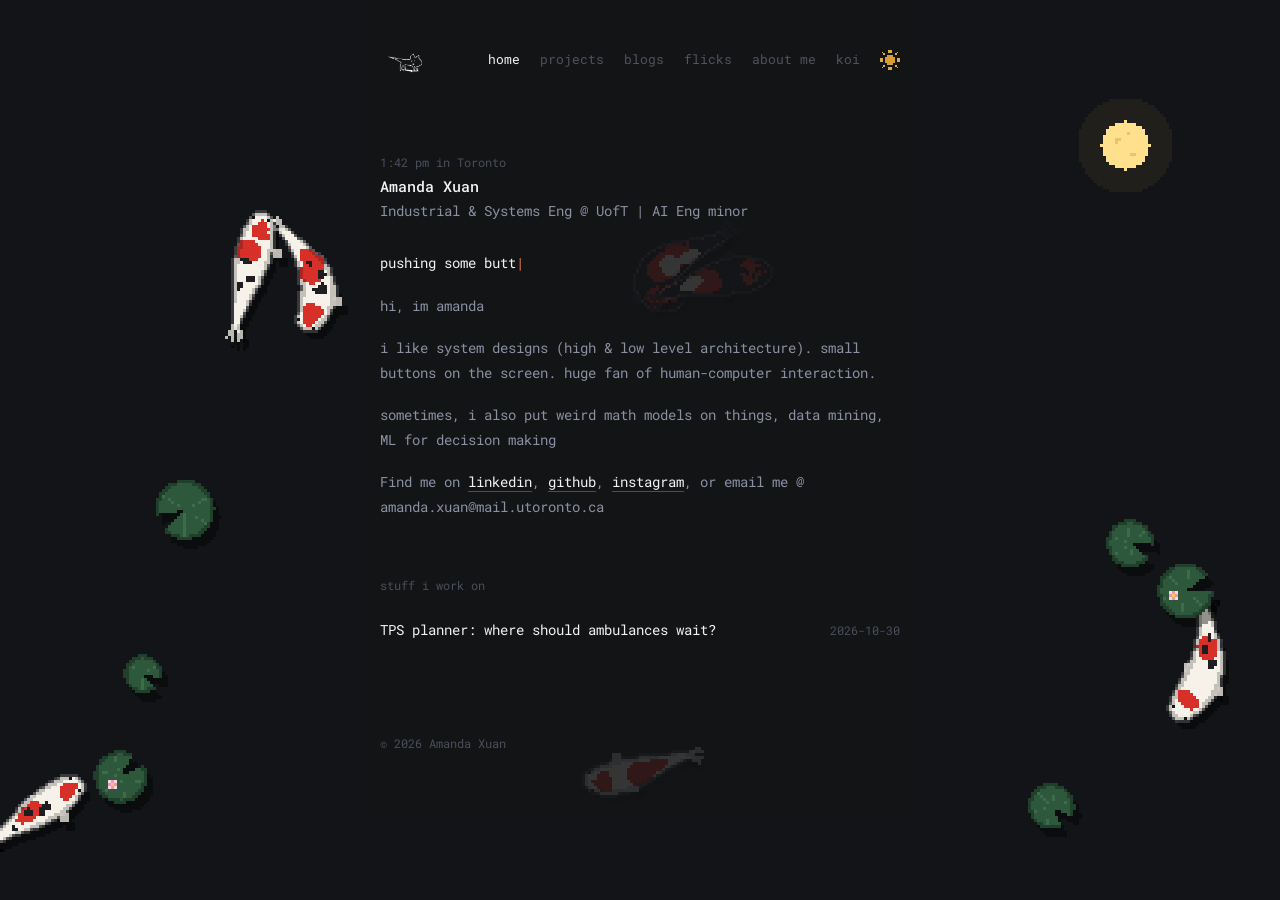
<file: index.html>
<!DOCTYPE html>
<html lang="en">
<head>
    <meta charset="UTF-8">
    <meta name="viewport" content="width=device-width, initial-scale=1.0">
    <title>Amanda Xuan</title>
    <link rel="icon" type="image/png" href="./assets/images/doodle.png">
    <link rel="stylesheet" href="./assets/css/main.css">
</head>
<body>
    <div class="page">

        <!-- Header (the same on every page) -->
        <header class="header">
            <a href="./index.html" class="logo" aria-label="Home">
                <img src="./assets/images/doodle.png" alt="">
            </a>

            <nav class="nav" aria-label="Main">
                <a href="./index.html">home</a>
                <a href="./projects.html">projects</a>
                <a href="./blogs.html">blogs</a>
                <a href="./flicks.html">flicks</a>
                <a href="./about.html">about me</a>
                <a href="./koi.html">koi</a>
                <button class="theme-toggle" id="theme-toggle-btn" aria-label="Switch light and dark"></button>
            </nav>
        </header>

        <main>
            <p class="eyebrow" id="local-time"></p>
            <h1>Amanda Xuan</h1>
            <p class="role">Industrial & Systems Eng @ UofT | AI Eng minor</p>

            <div class="prose">
                <p><span id="typewriter-text"></span><span class="typing-cursor">|</span></p>
                <p>hi, im amanda</p>
                <p>i like system designs (high & low level architecture). small buttons on the screen. huge fan of human-computer interaction.</p>
                <p>sometimes, i also put weird math models on things, data mining, ML for decision making</p>

                <!-- Contact:-->
                 <p>
                    Find me on <a href="https://www.linkedin.com/in/amanda-xuan" class="link" target="_blank" rel="noopener">linkedin</a>,
                    <a href="https://github.com/a-xuan023" class="link" target="_blank" rel="noopener">github</a>,
                    <a href="https://www.instagram.com/qj.xuan/" class="link" target="_blank" rel="noopener">instagram</a>, or email me @
                    amanda.xuan@mail.utoronto.ca
                </p>
            </div>

            <section class="section">
                <h2 class="section-title">stuff i work on</h2>
                <ul class="rows">
                <li>
                    <a href="./projects.html#tps-planner" class="row">
                        <span class="row-title">TPS planner: where should ambulances wait?</span>
                        <span class="date">2026-10-30</span>
                    </a>
                </li>
                <!-- Project 3 (hidden until it has content)
                <li>
                    <a href="./projects.html#project-3" class="row">
                        <span class="row-title">small dogs big vats</span>
                        <span class="date">2025-05-24</span>
                    </a>
                </li>
                -->
                </ul>
            </section>
        </main>

        <!-- Footer (the same on every page) -->
        <footer class="footer">© 2026 Amanda Xuan</footer>

    </div>

    <script src="./assets/js/pond.js"></script>
    <script src="./assets/js/main.js"></script>
    <script src="./assets/js/projects.js"></script>
</body>
</html>
</file>
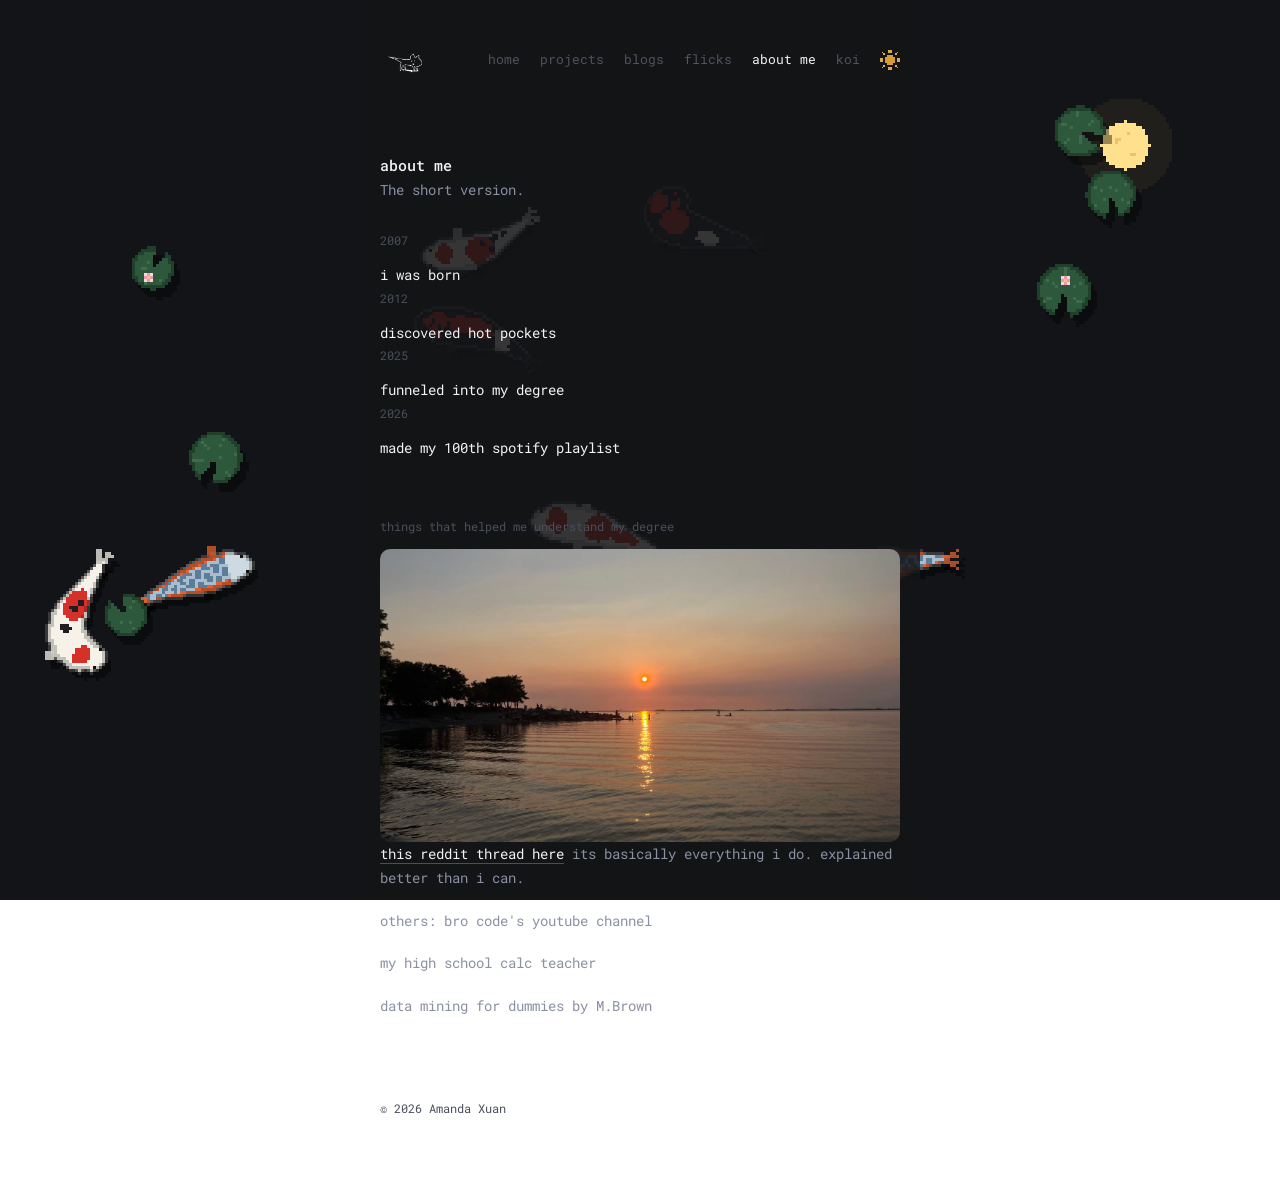
<file: about.html>
<!DOCTYPE html>
<html lang="en">
<head>
    <meta charset="UTF-8">
    <meta name="viewport" content="width=device-width, initial-scale=1.0">
    <title>about me| Amanda Xuan</title>
    <link rel="icon" type="image/png" href="./assets/images/doodle.png">
    <link rel="stylesheet" href="./assets/css/main.css">
</head>
<body>
    <div class="page">

        <!-- Header (the same on every page) -->
        <header class="header">
            <a href="./index.html" class="logo" aria-label="Home">
                <img src="./assets/images/doodle.png" alt="">
            </a>

            <nav class="nav" aria-label="Main">
                <a href="./index.html">home</a>
                <a href="./projects.html">projects</a>
                <a href="./blogs.html">blogs</a>
                <a href="./flicks.html">flicks</a>
                <a href="./about.html">about me</a>
                <a href="./koi.html">koi</a>
                <button class="theme-toggle" id="theme-toggle-btn" aria-label="Switch light and dark"></button>
            </nav>
        </header>

        <main>
            <h1>about me</h1>
            <p class="role">The short version.</p>

            <section>
                <h2 class="section-title">2007</h2>
                <div class="entry">
                    <p class="row-title">i was born</p>
                </div>
                <h2 class="section-title">2012</h2>
                <div class="entry">
                    <p class="row-title">discovered hot pockets</p>
                </div>
                <h2 class="section-title">2025</h2>
                <div class="entry">
                    <p class="row-title">funneled into my degree</p>
                </div>
                <h2 class="section-title">2026</h2>
                <div class="entry">
                    <p class="row-title">made my 100th spotify playlist</p>
                </div>
                

            </section>

            <section class="section" id="degree">
                <h2 class="section-title">things that helped me understand my degree</h2>
                <div class="media">
                    <img src="./assets/images/trending-2.png" alt="kayaking @ whidbey island">
                </div>
                <div class="prose">
                    <p><a href="https://www.reddit.com/r/uwaterloo/s/noor7AWpJy" class="link" target="_blank" rel="noopener">this reddit thread here</a> its basically everything i do. explained better than i can.</p>
                    <p>others:
                        bro code's youtube channel</p>
                    <p>my high school calc teacher</p>
                    <p>data mining for dummies by M.Brown</p>
                </div>
            </section>

            <!-- Experience
            <section class="section">
                <h2 class="section-title">experience</h2>
                <div class="entry">
                    <p class="row-title">Role, Company</p>
                    <p>Month 2025 – Month 2026</p>
                </div>
            </section>
            -->

            <!-- Resume (hidden for now). To show it, put the PDF at assets/resume.pdf and remove the comment marks.
            <section class="section">
                <p>Full resume: <a href="./assets/resume.pdf" class="link" target="_blank" rel="noopener">download pdf</a></p>
            </section>
            -->
        </main>

        <!-- Footer (the same on every page) -->
        <footer class="footer">© 2026 Amanda Xuan</footer>

    </div>

    <script src="./assets/js/pond.js"></script>
    <script src="./assets/js/main.js"></script>
</body>
</html>
</file>
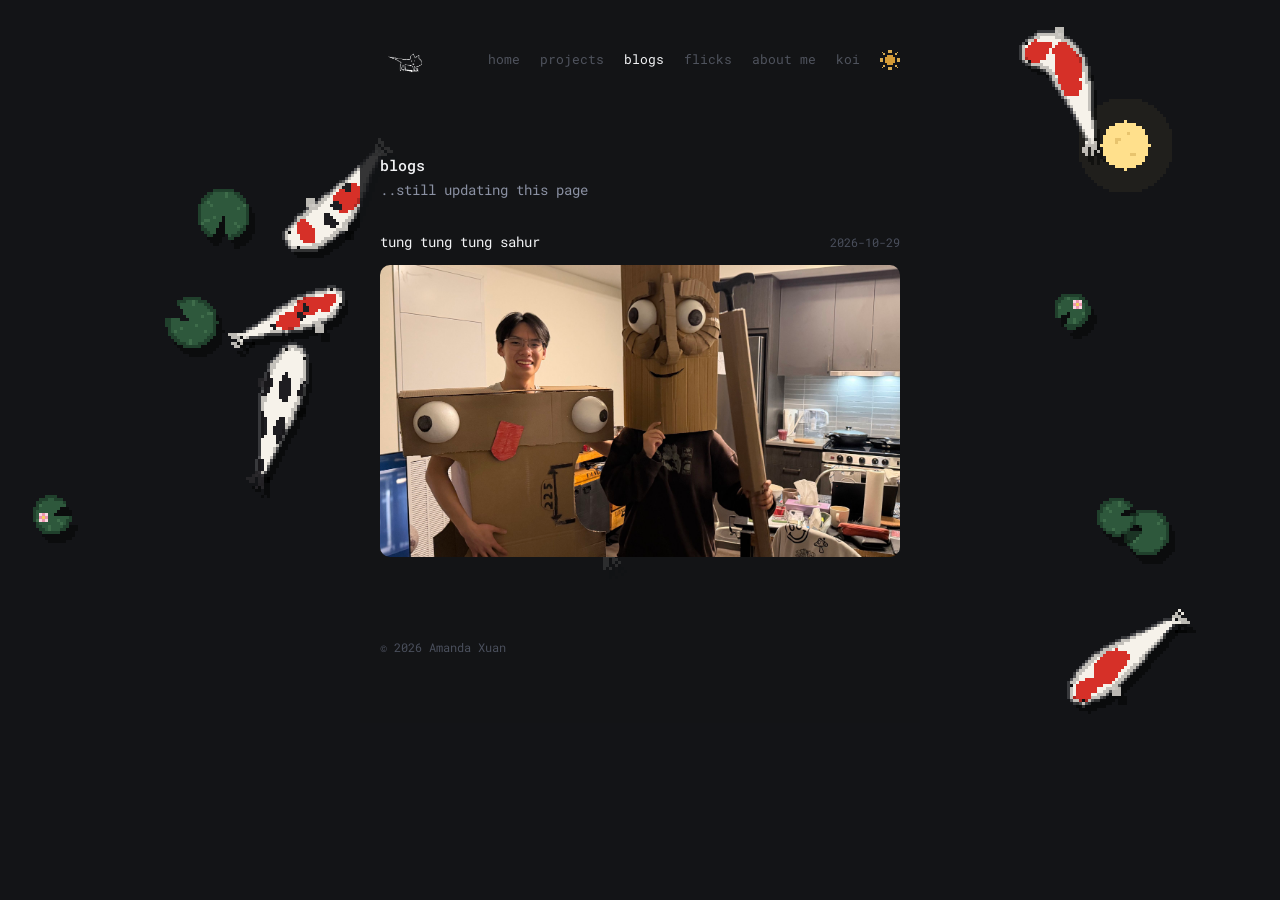
<file: blogs.html>
<!DOCTYPE html>
<html lang="en">
<head>
    <meta charset="UTF-8">
    <meta name="viewport" content="width=device-width, initial-scale=1.0">
    <title>blogs | Amanda Xuan</title>
    <link rel="icon" type="image/png" href="./assets/images/doodle.png">
    <link rel="stylesheet" href="./assets/css/main.css">
</head>
<body>
    <div class="page">

        <!-- Header (the same on every page) -->
        <header class="header">
            <a href="./index.html" class="logo" aria-label="Home">
                <img src="./assets/images/doodle.png" alt="">
            </a>

            <nav class="nav" aria-label="Main">
                <a href="./index.html">home</a>
                <a href="./projects.html">projects</a>
                <a href="./blogs.html">blogs</a>
                <a href="./flicks.html">flicks</a>
                <a href="./about.html">about me</a>
                <a href="./koi.html">koi</a>
                <button class="theme-toggle" id="theme-toggle-btn" aria-label="Switch light and dark"></button>
            </nav>
        </header>

        <main>
            <h1>blogs</h1>
            <p class="role">..still updating this page</p>

            <div class="cards">
                <a href="#project-2" class="card" id="project-2">
                    <div class="card-head">
                        <span class="row-title">tung tung tung sahur</span>
                        <span class="date">2026-10-29</span>
                    </div>
                    <div class="media">
                        <img src="./assets/images/trending-3.jpg" alt="">
                    </div>
                </a>
            </div>
            <!-- The pop-up that opens when you click a project -->
            <dialog class="project-panel" id="project-panel">
                <button class="panel-close" aria-label="Close">×</button>
                <div class="panel-inner"></div>
            </dialog>

            <!-- Project details
                 Its id is "details-" plus the card's id. -->
            <!-- Project 2 pop-up (current). Replace every [____] with your own words. -->
            <template id="details-project-2">
                <p class="date">2026-10-29</p>
                <h2 class="panel-title">tung tung tung sahur</h2>
                <div class="media">
                    <img src="./assets/images/trending-3.jpg" alt="dog bone tensile specimen and tung tung tung sahur">
                </div>
                <p style="font-size: 0.8em; opacity: 0.7; margin-top: 0.5em;">left: dog bone tensile specimen, right: tung tung tung sahur</p>

                <section class="section">
                    <div class="prose">
                        <p>we found cardboard at ikea and spent 6 hours building them. total of 0 dollars, we were unemployed so time is free.</p>
                    </div>
                </section>

                <div class="media">
                    <img src="./assets/images/trending-4.jpg" alt="[describe picture 4]">
                </div>

                <section class="section">
                    <div class="prose">
                        <p>six engineers vs tung tung tung sahur</p>
                    </div>
                </section>

                <div class="media">
                    <img src="./assets/images/trending-5.jpg" alt="tung tung in corner" style="width: 100%; aspect-ratio: 4 / 3; object-fit: cover; object-position: center 25%;">
                </div>
                <p style="font-size: 0.8em; opacity: 0.7; margin-top: 0.5em;">tung tung in corner</p>
                
                
            </template>
        </main>

        <!-- Footer (the same on every page) -->
        <footer class="footer">© 2026 Amanda Xuan</footer>

    </div>

    <script src="./assets/js/pond.js"></script>
    <script src="./assets/js/main.js"></script>
    <script src="./assets/js/projects.js"></script>
</body>
</html>
</file>
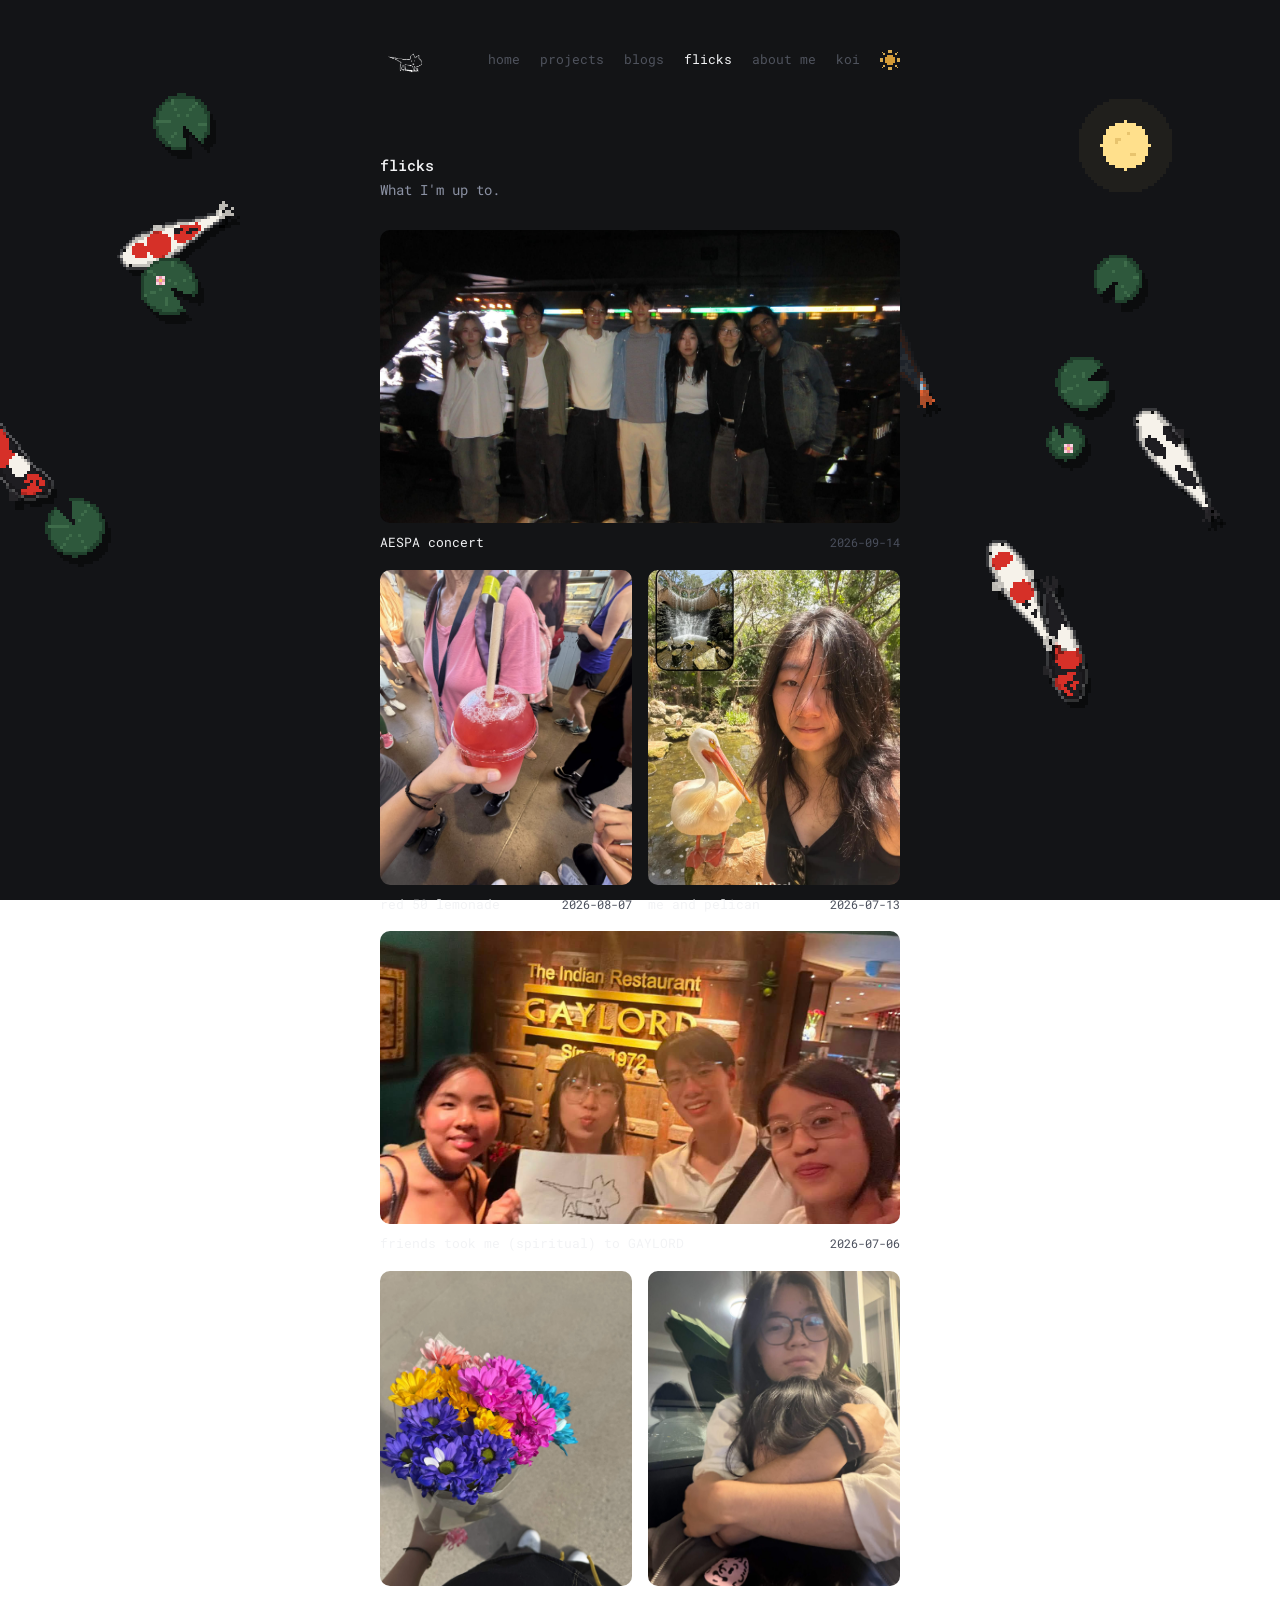
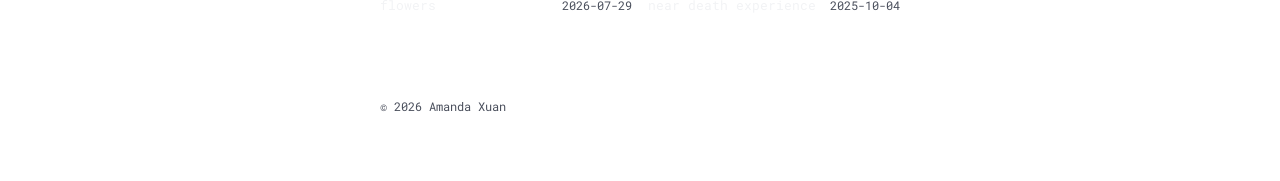
<file: flicks.html>
<!DOCTYPE html>
<html lang="en">
<head>
    <meta charset="UTF-8">
    <meta name="viewport" content="width=device-width, initial-scale=1.0">
    <title>flicks | Amanda Xuan</title>
    <link rel="icon" type="image/png" href="./assets/images/doodle.png">
    <link rel="stylesheet" href="./assets/css/main.css">
</head>
<body>
    <div class="page">

        <!-- Header-->
        <header class="header">
            <a href="./index.html" class="logo" aria-label="Home">
                <img src="./assets/images/doodle.png" alt="">
            </a>

            <nav class="nav" aria-label="Main">
                <a href="./index.html">home</a>
                <a href="./projects.html">projects</a>
                <a href="./blogs.html">blogs</a>
                <a href="./flicks.html">flicks</a>
                <a href="./about.html">about me</a>
                <a href="./koi.html">koi</a>
                <button class="theme-toggle" id="theme-toggle-btn" aria-label="Switch light and dark"></button>
            </nav>
        </header>

        <main>
            <h1>flicks</h1>
            <p class="role">What I'm up to.</p>

            <div class="grid">
    <figure class="wide">
        <div class="media">
            <img src="./assets/images/quick_read_1.jpg" alt="">
        </div>
        <figcaption class="caption">
            <span class="row-title">AESPA concert</span>
            <span class="date">2026-09-14</span>
        </figcaption>
    </figure>

    <figure>
        <div class="media">
            <img src="./assets/images/quick_read_2.jpg" alt="">
        </div>
        <figcaption class="caption">
            <span class="row-title">red 50 lemonade</span>
            <span class="date">2026-08-07</span>
        </figcaption>
    </figure>

    <figure>
        <div class="media">
            <img src="./assets/images/quick_read_3.jpg" alt="">
        </div>
        <figcaption class="caption">
            <span class="row-title">me and pelican</span>
            <span class="date">2026-07-13</span>
        </figcaption>
    </figure>

    <figure class = "wide">
        <div class="media">
            <img src="./assets/images/quick_read_4.jpg" alt="">
        </div>
        <figcaption class="caption">
            <span class="row-title">friends took me (spiritual) to GAYLORD</span>
            <span class="date">2026-07-06</span>
        </figcaption>
    </figure>

    <figure>
        <div class="media">
            <img src="./assets/images/quick_read_5.jpg" alt="">
        </div>
        <figcaption class="caption">
            <span class="row-title">flowers</span>
            <span class="date">2026-07-29</span>
        </figcaption>
    </figure>

    <figure>
        <div class="media">
            <img src="./assets/images/quick_read_6.jpg" alt="">
        </div>
        <figcaption class="caption">
            <span class="row-title">near death experience</span>
            <span class="date">2025-10-04</span>
        </figcaption>
    </figure>
</div>
        </main>

        <!-- Footer-->
        <footer class="footer">© 2026 Amanda Xuan</footer>

    </div>

    <script src="./assets/js/pond.js"></script>
    <script src="./assets/js/main.js"></script>
</body>
</html>
</file>
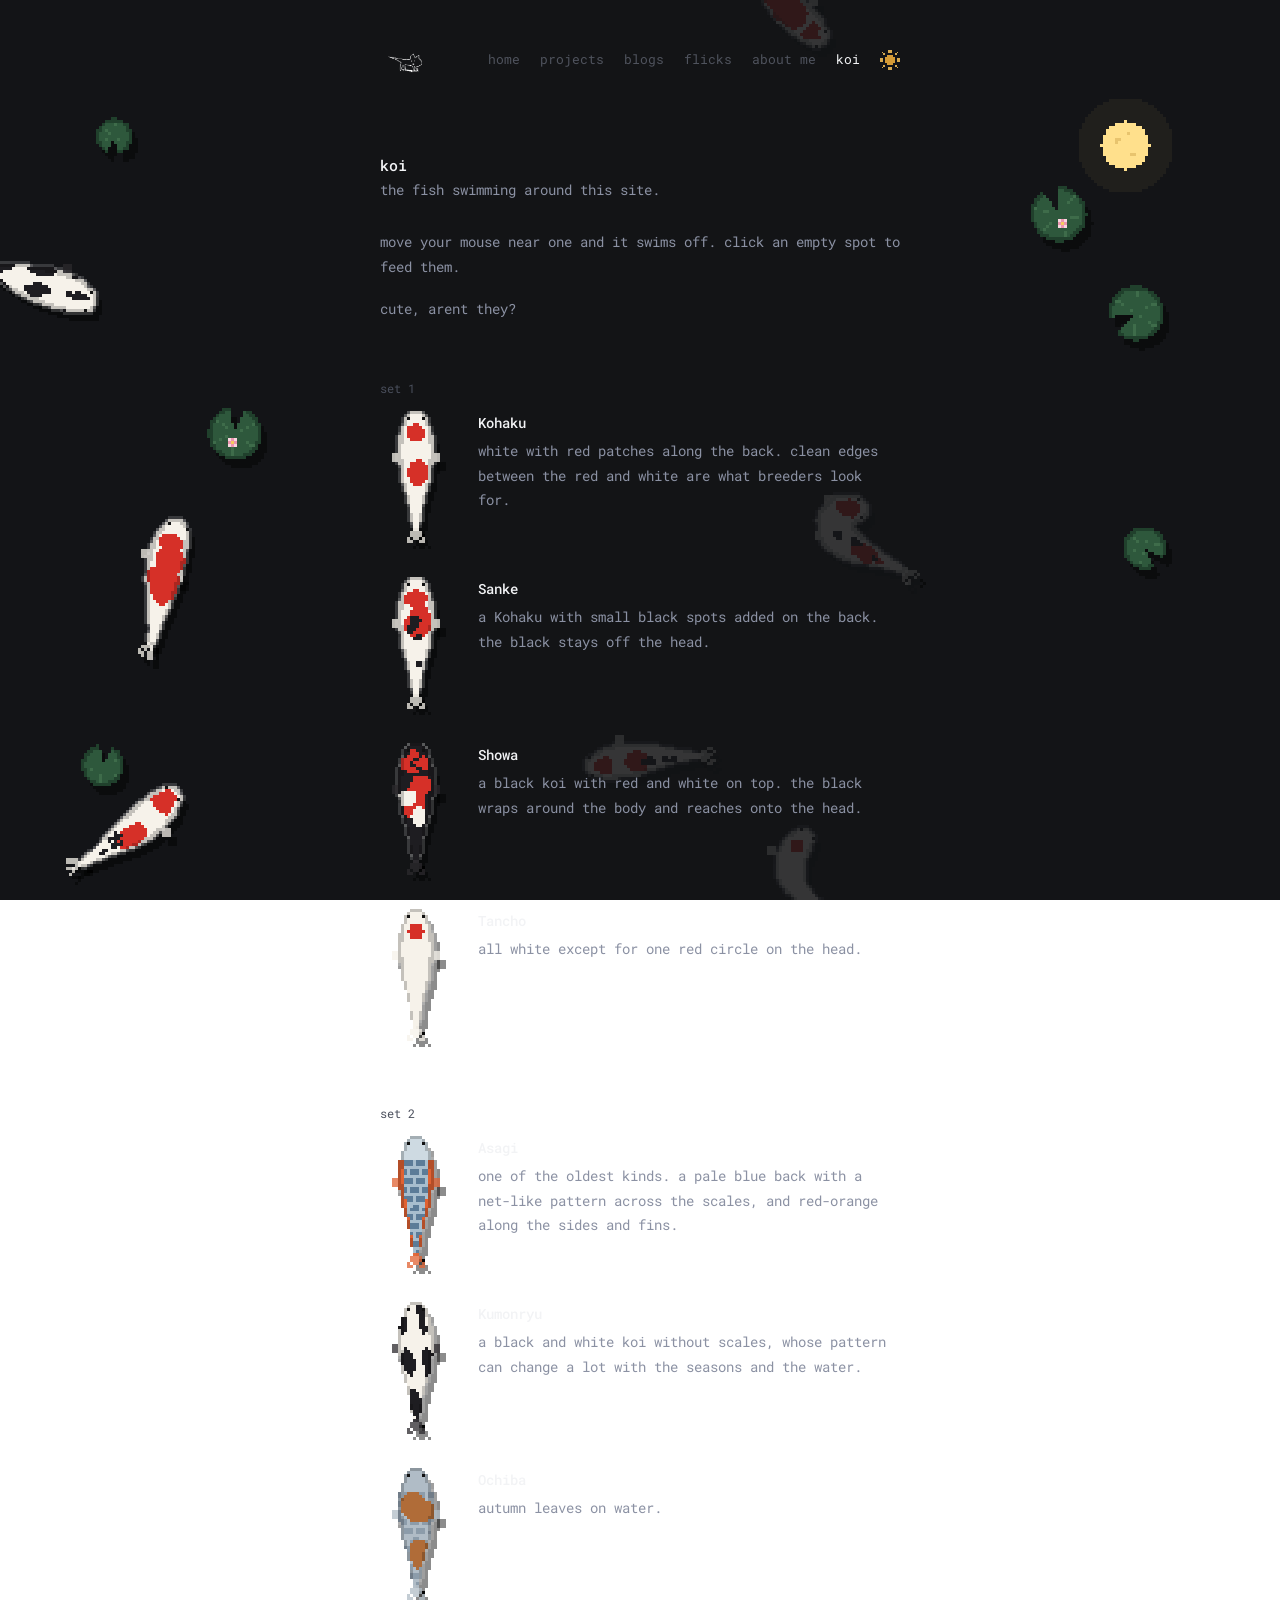
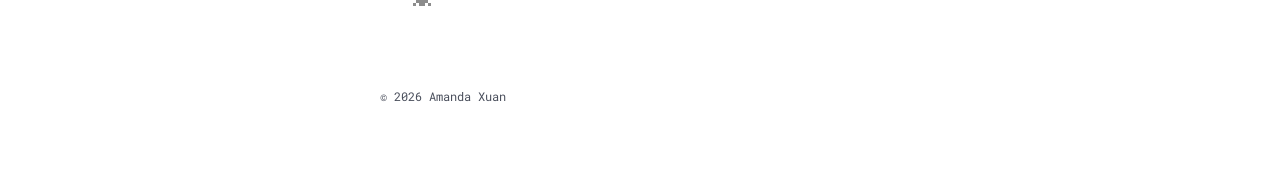
<file: koi.html>
<!DOCTYPE html>
<html lang="en">
<head>
    <meta charset="UTF-8">
    <meta name="viewport" content="width=device-width, initial-scale=1.0">
    <title>koi | Amanda Xuan</title>
    <link rel="icon" type="image/png" href="./assets/images/doodle.png">
    <link rel="stylesheet" href="./assets/css/main.css">
</head>
<body>
    <div class="page">

        <!-- Header (the same on every page) -->
        <header class="header">
            <a href="./index.html" class="logo" aria-label="Home">
                <img src="./assets/images/doodle.png" alt="">
            </a>

            <nav class="nav" aria-label="Main">
                <a href="./index.html">home</a>
                <a href="./projects.html">projects</a>
                <a href="./blogs.html">blogs</a>
                <a href="./flicks.html">flicks</a>
                <a href="./about.html">about me</a>
                <a href="./koi.html">koi</a>
                <button class="theme-toggle" id="theme-toggle-btn" aria-label="Switch light and dark"></button>
            </nav>
        </header>

        <main>
            <h1>koi</h1>
            <p class="role">the fish swimming around this site.</p>

            <div class="prose">
                <p>move your mouse near one and it swims off. click an empty spot to feed them.</p>
                <p>cute, arent they?</p>
            </div>

            <section class="section">
                <h2 class="section-title">set 1</h2>
                <div class="koi-list">
                <article class="koi-entry">
                    <canvas class="koi-art" data-variety="kohaku" aria-hidden="true"></canvas>
                    <div>
                        <h3 class="row-title">Kohaku</h3>
                        <p>white with red patches along the back. clean edges between the red and white are what breeders look for.</p>
                    </div>
                </article>

                <article class="koi-entry">
                    <canvas class="koi-art" data-variety="sanke" aria-hidden="true"></canvas>
                    <div>
                        <h3 class="row-title">Sanke</h3>
                        <p>a Kohaku with small black spots added on the back. the black stays off the head.</p>
                    </div>
                </article>

                <article class="koi-entry">
                    <canvas class="koi-art" data-variety="showa" aria-hidden="true"></canvas>
                    <div>
                        <h3 class="row-title">Showa</h3>
                        <p>a black koi with red and white on top. the black wraps around the body and reaches onto the head.</p>
                    </div>
                </article>

                <article class="koi-entry">
                    <canvas class="koi-art" data-variety="tancho" aria-hidden="true"></canvas>
                    <div>
                        <h3 class="row-title">Tancho</h3>
                        <p>all white except for one red circle on the head.</p>
                    </div>
                </article>
                </div>
            </section>

            <section class="section">
                <h2 class="section-title">set 2</h2>
                <div class="koi-list">
                <article class="koi-entry">
                    <canvas class="koi-art" data-variety="asagi" aria-hidden="true"></canvas>
                    <div>
                        <h3 class="row-title">Asagi</h3>
                        <p>one of the oldest kinds. a pale blue back with a net-like pattern across the scales, and red-orange along the sides and fins.</p>
                    </div>
                </article>

                <article class="koi-entry">
                    <canvas class="koi-art" data-variety="kumonryu" aria-hidden="true"></canvas>
                    <div>
                        <h3 class="row-title">Kumonryu</h3>
                        <p>a black and white koi without scales, whose pattern can change a lot with the seasons and the water.</p>
                    </div>
                </article>

                <article class="koi-entry">
                    <canvas class="koi-art" data-variety="ochiba" aria-hidden="true"></canvas>
                    <div>
                        <h3 class="row-title">Ochiba</h3>
                        <p>autumn leaves on water.</p>
                    </div>
                </article>
                </div>
            </section>

        </main>

        <!-- Footer (the same on every page) -->
        <footer class="footer">© 2026 Amanda Xuan</footer>

    </div>

    <script src="./assets/js/pond.js"></script>
    <script src="./assets/js/main.js"></script>
</body>
</html>
</file>
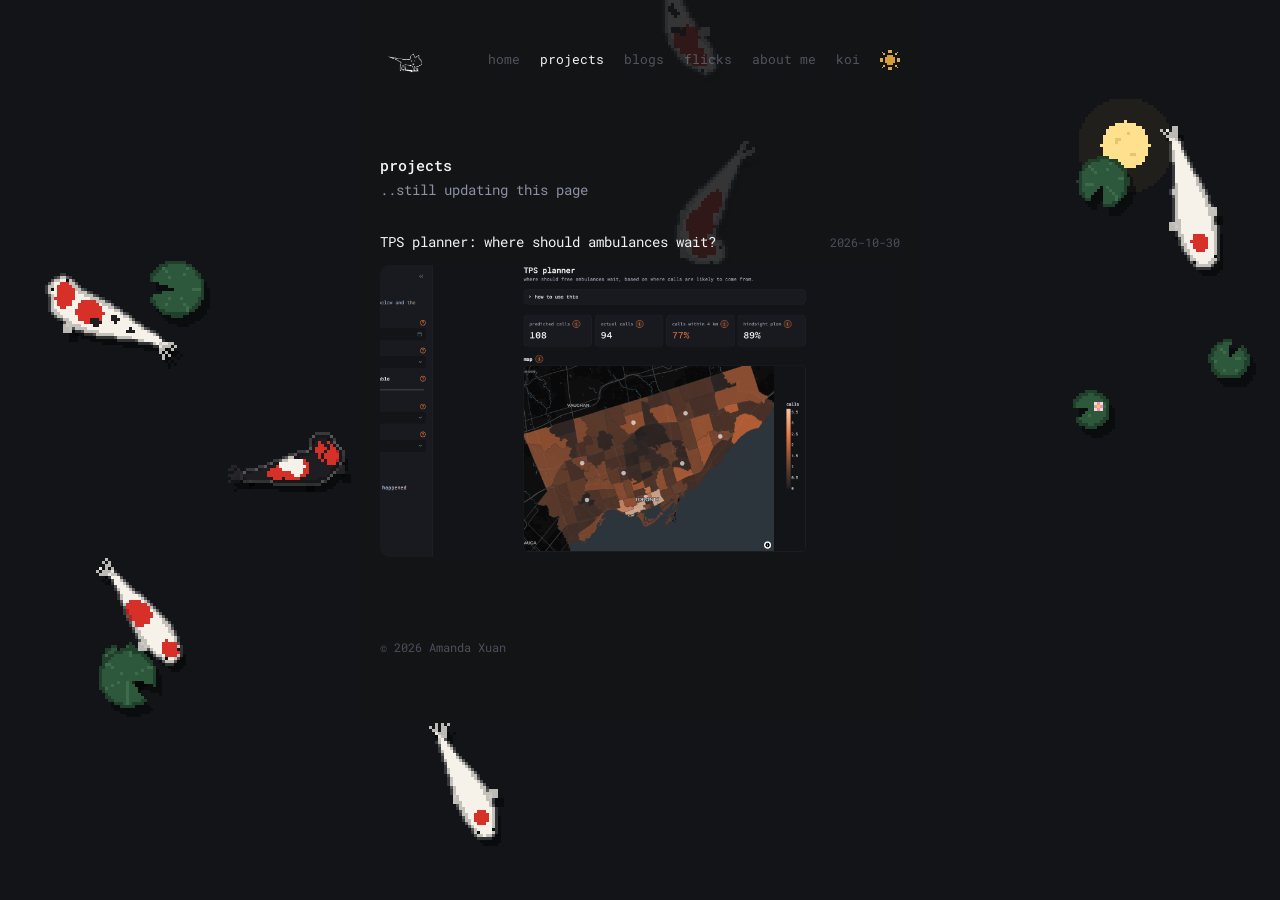
<file: projects.html>
<!DOCTYPE html>
<html lang="en">
<head>
    <meta charset="UTF-8">
    <meta name="viewport" content="width=device-width, initial-scale=1.0">
    <title>projects | Amanda Xuan</title>
    <link rel="icon" type="image/png" href="./assets/images/doodle.png">
    <link rel="stylesheet" href="./assets/css/main.css">
</head>
<body>
    <div class="page">

        <!-- Header (the same on every page) -->
        <header class="header">
            <a href="./index.html" class="logo" aria-label="Home">
                <img src="./assets/images/doodle.png" alt="">
            </a>

            <nav class="nav" aria-label="Main">
                <a href="./index.html">home</a>
                <a href="./projects.html">projects</a>
                <a href="./blogs.html">blogs</a>
                <a href="./flicks.html">flicks</a>
                <a href="./about.html">about me</a>
                <a href="./koi.html">koi</a>
                <button class="theme-toggle" id="theme-toggle-btn" aria-label="Switch light and dark"></button>
            </nav>
        </header>

        <main>
            <h1>projects</h1>
            <p class="role">..still updating this page</p>

            <div class="cards">
                <a href="#tps-planner" class="card" id="tps-planner">
                    <div class="card-head">
                        <span class="row-title">TPS planner: where should ambulances wait?</span>
                        <span class="date">2026-10-30</span>
                    </div>
                    <div class="media">
                        <img src="./assets/images/tps-planner.png" alt="map of toronto postal areas coloured by forecast paramedic calls, with ambulance positions" style="object-position: right center;">
                    </div>
                </a>

                <!-- Project 3 (hidden until it has content)
                <a href="#project-3" class="card" id="project-3">
                    <div class="card-head">
                        <span class="row-title">small dogs big vats</span>
                        <span class="date">2025-05-24</span>
                    </div>
                    <div class="media">
                        <img src="./assets/images/trending/trending_3.jpg" alt="">
                    </div>
                </a>
                -->
            </div>
            <!-- The pop-up that opens when you click a project -->
            <dialog class="project-panel" id="project-panel">
                <button class="panel-close" aria-label="Close">×</button>
                <div class="panel-inner"></div>
            </dialog>

            <!-- Project details
                 Its id is "details-" plus the card's id. -->
            <template id="details-tps-planner">
                <p class="date">2026-10-22</p>
                <h2 class="panel-title">TPS planner: where should ambulances wait?</h2>
                <div class="media">
                    <img src="./assets/images/tps-planner.png" alt="map of toronto postal areas coloured by forecast paramedic calls, with ambulance positions" style="object-position: right center;">
                </div>

                <section class="section">
                    <div class="prose">
                        <p>this tool predicts how many paramedic calls each of toronto's 96 postal areas will get in the next 3 hours, then works out where free ambulances should wait so the most calls are within 4 km of one. you pick a date, a time and how many ambulances you have, and the map shows the forecast and where to put them.</p>
                        <p>how it works: 1.5 million calls from 2021–2025, cleaned and counted by area. the forecast comes from gradient boosting or a small neural network, trained on 2021–2024 and tested on 2025. placement is an optimization model. then i replayed every 3-hour window of 2025 to score each plan against what actually happened.</p>
                        <p>the result: with the same 10 ambulances, the optimizer reached 87.8% of calls vs 75.8% for a simple rule.</p>
                        <p>used: python, pandas, scikit-learn, pytorch, scipy, streamlit, plotly. data from city of toronto open data and statistics canada.</p>
                        <p><a href="https://github.com/a-xuan023/TPS-planner" class="link" target="_blank" rel="noopener">check it out on github</a></p>
                    </div>
                </section>
            </template>

            <!-- Project 3 pop-up ()
            <template id="details-project-3">
                <p class="date">2025-05-24</p>
                <h2 class="panel-title">small dogs big vats</h2>
                <div class="media">
                    <img src="./assets/images/trending/trending_3.jpg" alt="">
                </div>

                <section class="section">
                    <div class="prose">
                        <p>still transfering data...</p>
                    </div>
                </section>

                <section class="section">
                    <h3 class="section-title">what i did</h3>
                    <div class="prose">
                        <p> part,  process, and the tools i used.</p>
                    </div>
                </section>

                <section class="section">
                    <h3 class="section-title">what i learned</h3>
                    <div class="prose">
                        <p>How it turned out, and what i'd do differently.</p>
                    </div>
                </section>
            </template>
            -->
        </main>

        <!-- Footer (the same on every page) -->
        <footer class="footer">© 2026 Amanda Xuan</footer>

    </div>

    <script src="./assets/js/pond.js"></script>
    <script src="./assets/js/main.js"></script>
    <script src="./assets/js/projects.js"></script>
</body>
</html>
</file>
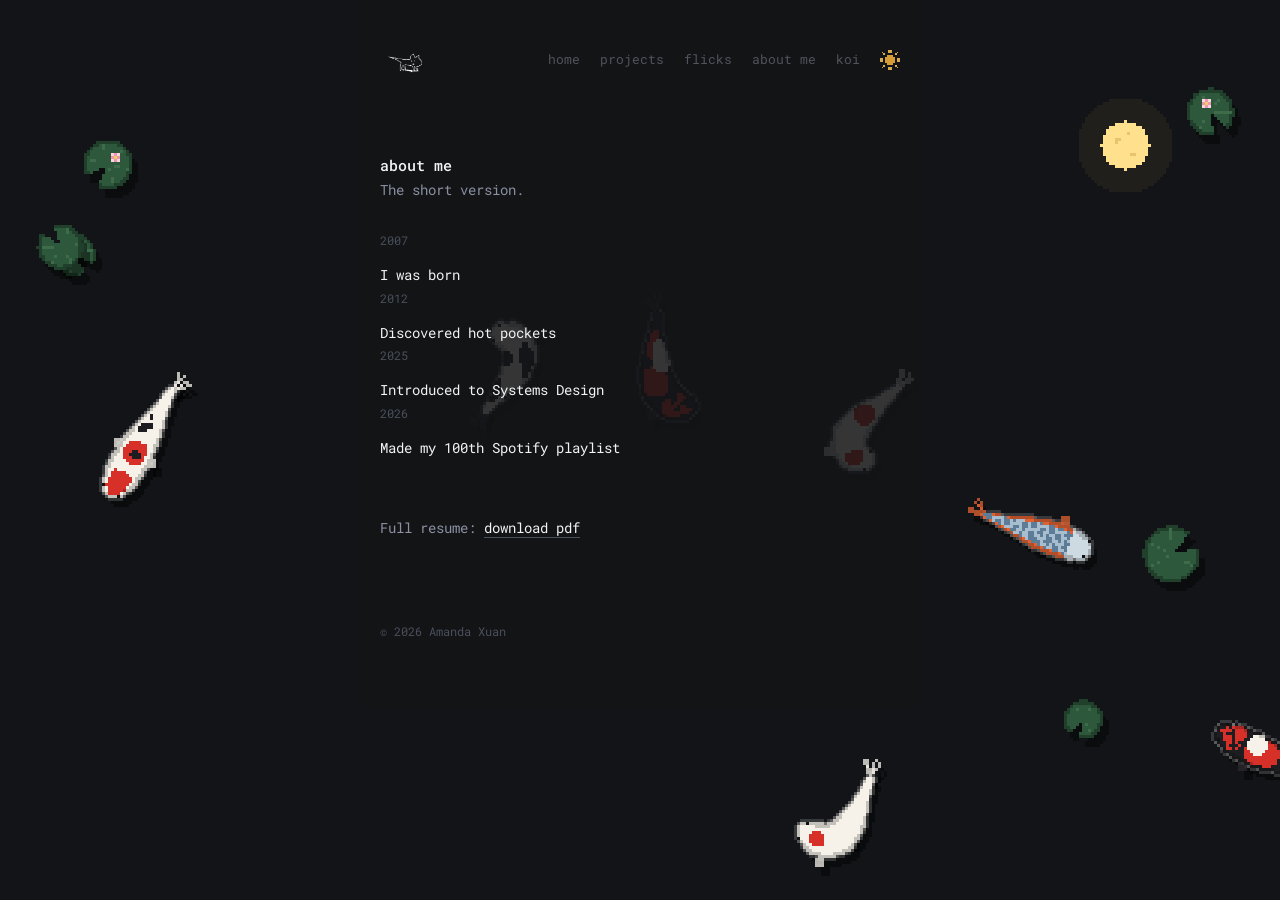
<file: resume.html>
<!DOCTYPE html>
<html lang="en">
<head>
    <meta charset="UTF-8">
    <meta name="viewport" content="width=device-width, initial-scale=1.0">
    <title>resume | Amanda Xuan</title>
    <link rel="icon" type="image/png" href="./assets/images/doodle.png">
    <link rel="stylesheet" href="./assets/css/main.css">
</head>
<body>
    <div class="page">

        <!-- Header (the same on every page) -->
        <header class="header">
            <a href="./index.html" class="logo" aria-label="Home">
                <img src="./assets/images/doodle.png" alt="">
            </a>

            <nav class="nav" aria-label="Main">
                <a href="./index.html">home</a>
                <a href="./projects.html">projects</a>
                <a href="./flicks.html">flicks</a>
                <a href="./about me.html">about me</a>
                <a href="./koi.html">koi</a>
                <button class="theme-toggle" id="theme-toggle-btn" aria-label="Switch light and dark"></button>
            </nav>
        </header>

        <main>
            <h1>about me</h1>
            <p class="role">The short version.</p>

            <section>
                <h2 class="section-title">2007</h2>
                <div class="entry">
                    <p class="row-title">I was born</p>
                </div>
                <h2 class="section-title">2012</h2>
                <div class="entry">
                    <p class="row-title">Discovered hot pockets</p>
                </div>
                <h2 class="section-title">2025</h2>
                <div class="entry">
                    <p class="row-title">Introduced to Systems Design</p>
                </div>
                <h2 class="section-title">2026</h2>
                <div class="entry">
                    <p class="row-title">Made my 100th Spotify playlist</p>
                </div>
                

            </section>

            <!-- Experience
            <section class="section">
                <h2 class="section-title">experience</h2>
                <div class="entry">
                    <p class="row-title">Role, Company</p>
                    <p>Month 2025 – Month 2026</p>
                </div>
            </section>
            -->

            <!-- Put your resume PDF at assets/resume.pdf -->
            <section class="section">
                <p>Full resume: <a href="./assets/resume.pdf" class="link" target="_blank" rel="noopener">download pdf</a></p>
            </section>
        </main>

        <!-- Footer (the same on every page) -->
        <footer class="footer">© 2026 Amanda Xuan</footer>

    </div>

    <script src="./assets/js/pond.js"></script>
    <script src="./assets/js/main.js"></script>
</body>
</html>
</file>
<file: assets/css/main.css>
/* Font */
@import url('https://fonts.googleapis.com/css2?family=Roboto+Mono:wght@400;500&display=swap');



/* Colours (dark is the default) */
:root {
    --bg: #131417;
    --text: #8b91a3;          /* body text, muted */
    --strong: #f2f3f5;        /* names, titles, links */
    --faint: #4a4f5c;         /* dates, separators */
    --line: #25282f;          /* borders */
    --box: #1c1e23;           /* image placeholders */
    --accent: #ef7a45;        /* koi orange */
    --font: 'Roboto Mono', ui-monospace, monospace;
}

/* Light theme, switched on by the dot in the menu
body.light-theme {
    --bg: #fbfbfa;
    --text: #6b6f7a;
    --strong: #18191c;
    --faint: #a5a9b3;
    --line: #e7e7e4;
    --box: #efefec;
} */
/* Light theme: day pond */
body.light-theme {
    --bg: #e4eee8;
    --bg-top: #f4f9f6;
    --text: #5c7a72;
    --strong: #1c302c;
    --faint: #93aba3;
    --line: #c9dbd1;
    --box: #d2e3d9;
    --accent: #c9532a;
}

/* Base */
* {
    margin: 0;
    padding: 0;
    box-sizing: border-box;
}

html {
    scroll-behavior: smooth;
}

body {
    font-family: var(--font);
    font-size: 14px;
    line-height: 1.75;
    color: var(--text);
        background-image: linear-gradient(to bottom, var(--bg-top), var(--bg) 70%) fixed;
    transition: background-color .25s, color .25s;
}

img {
    display: block;
    max-width: 100%;
}

ul {
    list-style: none;
}

a {
    color: inherit;
    text-decoration: none;
}

/* Links inside text: bright, with a faint underline that firms up on hover */
.link {
    color: var(--strong);
    text-decoration: underline;
    text-decoration-thickness: 1px;
    text-underline-offset: 4px;
    text-decoration-color: var(--faint);
    transition: text-decoration-color .15s;
}

.link:hover {
    text-decoration-color: var(--strong);
}

/* The koi pond: fills the screen behind everything */
.pond {
    position: fixed;
    inset: 0;
    width: 100%;
    height: 100%;
    image-rendering: pixelated;
    pointer-events: none;
    z-index: 0;
}

/* One narrow column for every page, on top of the pond */
.page {
    position: relative;
    max-width: 560px;
    margin: 0 auto;
    padding: 40px 20px 64px;
}

/* Header: doodle on the left, menu on the right */
.header {
    display: flex;
    align-items: center;
    justify-content: space-between;
    gap: 16px;
    margin-bottom: 72px;
}

.logo img {
    width: 52px;
    height: auto;
    mix-blend-mode: multiply;   /* hides the white behind the drawing */
}

body:not(.light-theme) .logo img {
    filter: invert(1);
    mix-blend-mode: screen;     /* hides the black behind the drawing */
}

.nav {
    display: flex;
    align-items: center;
    gap: 20px;
    font-size: 13px;
}

.nav a {
    opacity: .5;
    transition: opacity .15s;
}

.nav a:hover,
.nav a.current {
    opacity: 1;
    color: var(--strong);
}


/* Page text */
.eyebrow {
    font-size: 12px;
    color: var(--faint);
}

h1 {
    font-size: 15px;
    font-weight: 500;
    color: var(--strong);
}

.role {
    margin-bottom: 28px;
}

.prose p + p {
    margin-top: 18px;
}

#typewriter-text {
    color: var(--strong);
}

.typing-cursor {
    color: var(--accent);
    animation: cursor-blink .8s step-end infinite;
}

@keyframes cursor-blink {
    50% { opacity: 0; }
}

/* Small section headings, like "recent" on the home page */
.section {
    margin-top: 56px;
}

.section-title {
    font-size: 12px;
    font-weight: 400;
    color: var(--faint);
    margin-bottom: 12px;
}

/* A simple list of title + date rows */
.rows li + li {
    border-top: 1px solid var(--line);
}

.row {
    display: flex;
    justify-content: space-between;
    gap: 16px;
    align-items: baseline;
    padding: 10px 0;
}

.row-title {
    color: var(--strong);
}

.row:hover .row-title {
    text-decoration: underline;
    text-underline-offset: 4px;
}

.date {
    color: var(--faint);
    font-size: 12px;
    white-space: nowrap;
    font-variant-numeric: tabular-nums;
}

/* Projects page: one card per project */
.cards {
    display: grid;
    gap: 40px;
}

.card-head {
    display: flex;
    justify-content: space-between;
    align-items: baseline;
    gap: 16px;
    margin-bottom: 10px;
}

.media {
    aspect-ratio: 16 / 9;
    border-radius: 10px;
    overflow: hidden;
    background-color: var(--box);
}

.media img {
    width: 100%;
    height: 100%;
    object-fit: cover;
    transition: transform .3s;
}

.card:hover .media img {
    transform: scale(1.02);
}

.caption {
    display: flex;
    justify-content: space-between;
    align-items: baseline;
    gap: 12px;
    margin-top: 8px;
    font-size: 13px;
}

/* Flicks page: a two-column photo grid */
.grid {
    display: grid;
    grid-template-columns: repeat(2, 1fr);
    gap: 16px;
}

.grid .media {
    aspect-ratio: 4 / 5;
}

/* Koi page: a pixel drawing next to each note */
.koi-list {
    display: grid;
    gap: 28px;
}

.koi-entry {
    display: flex;
    align-items: flex-start;
    gap: 20px;
}

.koi-entry h3 {
    font-size: 14px;
    font-weight: 500;
    margin-bottom: 4px;
}

.koi-art {
    flex-shrink: 0;
    width: 78px;
    height: 138px;
    image-rendering: pixelated;
}

/* Resume page */
.entry + .entry {
    margin-top: 14px;
}

/* Footer */
.footer {
    margin-top: 80px;
    font-size: 12px;
    color: var(--faint);
}

/* Phones */
@media (max-width: 480px) {
    .header {
        margin-bottom: 48px;
    }

    .nav {
        gap: 14px;
    }
}
/* Horizontal photo stretches across the whole row */
.grid .wide {
    grid-column: 1 / -1;
}

.grid .wide .media {
    aspect-ratio: 16 / 9;
}
/* Project pop-up */
.project-panel {
    width: min(620px, calc(100% - 32px));
    max-height: 85vh;
    margin: auto;
    padding: 0;
    border: 1px solid var(--line);
    border-radius: 14px;
    background-color: var(--bg);
    color: var(--text);
    font-family: var(--font);
    font-size: 14px;
    line-height: 1.75;
    overflow-y: auto;
}

.project-panel[open] {
    animation: panel-in .35s ease-out;
}

@keyframes panel-in {
    from { opacity: 0; transform: translateY(12px) scale(.97); }
}

.project-panel::backdrop {
    background: rgba(0, 0, 0, .35);
}

body.light-theme .project-panel::backdrop {
    background: rgba(0, 0, 0, .12);
}

/* Stop the page behind from scrolling while a project is open */
body:has(.project-panel[open]) {
    overflow: hidden;
}

.panel-close {
    position: sticky;
    top: 12px;
    float: right;
    margin: 12px 12px 0 0;
    width: 30px;
    height: 30px;
    border: 1px solid var(--line);
    border-radius: 50%;
    background-color: var(--bg);
    color: var(--strong);
    font: inherit;
    font-size: 16px;
    line-height: 1;
    cursor: pointer;
    z-index: 1;
}

.panel-inner {
    padding: 28px 24px 32px;
}

.panel-title {
    font-size: 15px;
    font-weight: 500;
    color: var(--strong);
    margin-bottom: 16px;
}

.panel-inner .section {
    margin-top: 32px;
}

/* Theme toggle: a pixel sun in dark mode, a pixel moon in light mode.
   It shows the one you'll switch to, and spins in when you click it. */
.theme-toggle {
    width: 20px;
    height: 20px;
    border: none;
    background: url("data:image/svg+xml,%3Csvg xmlns='http://www.w3.org/2000/svg' viewBox='0 0 12 12' shape-rendering='crispEdges'%3E%3Crect x='4' y='3' width='1' height='1' fill='%23fab43c'/%3E%3Crect x='5' y='3' width='1' height='1' fill='%23fab43c'/%3E%3Crect x='6' y='3' width='1' height='1' fill='%23fab43c'/%3E%3Crect x='7' y='3' width='1' height='1' fill='%23fab43c'/%3E%3Crect x='3' y='4' width='1' height='1' fill='%23fab43c'/%3E%3Crect x='4' y='4' width='1' height='1' fill='%23fab43c'/%3E%3Crect x='5' y='4' width='1' height='1' fill='%23fab43c'/%3E%3Crect x='6' y='4' width='1' height='1' fill='%23fab43c'/%3E%3Crect x='7' y='4' width='1' height='1' fill='%23fab43c'/%3E%3Crect x='8' y='4' width='1' height='1' fill='%23fab43c'/%3E%3Crect x='3' y='5' width='1' height='1' fill='%23fab43c'/%3E%3Crect x='4' y='5' width='1' height='1' fill='%23fab43c'/%3E%3Crect x='5' y='5' width='1' height='1' fill='%23fab43c'/%3E%3Crect x='6' y='5' width='1' height='1' fill='%23fab43c'/%3E%3Crect x='7' y='5' width='1' height='1' fill='%23fab43c'/%3E%3Crect x='8' y='5' width='1' height='1' fill='%23fab43c'/%3E%3Crect x='3' y='6' width='1' height='1' fill='%23fab43c'/%3E%3Crect x='4' y='6' width='1' height='1' fill='%23fab43c'/%3E%3Crect x='5' y='6' width='1' height='1' fill='%23fab43c'/%3E%3Crect x='6' y='6' width='1' height='1' fill='%23fab43c'/%3E%3Crect x='7' y='6' width='1' height='1' fill='%23fab43c'/%3E%3Crect x='8' y='6' width='1' height='1' fill='%23fab43c'/%3E%3Crect x='3' y='7' width='1' height='1' fill='%23fab43c'/%3E%3Crect x='4' y='7' width='1' height='1' fill='%23fab43c'/%3E%3Crect x='5' y='7' width='1' height='1' fill='%23fab43c'/%3E%3Crect x='6' y='7' width='1' height='1' fill='%23fab43c'/%3E%3Crect x='7' y='7' width='1' height='1' fill='%23fab43c'/%3E%3Crect x='8' y='7' width='1' height='1' fill='%23fab43c'/%3E%3Crect x='4' y='8' width='1' height='1' fill='%23fab43c'/%3E%3Crect x='5' y='8' width='1' height='1' fill='%23fab43c'/%3E%3Crect x='6' y='8' width='1' height='1' fill='%23fab43c'/%3E%3Crect x='7' y='8' width='1' height='1' fill='%23fab43c'/%3E%3Crect x='6' y='0' width='1' height='1' fill='%23fac45a'/%3E%3Crect x='6' y='1' width='1' height='1' fill='%23fac45a'/%3E%3Crect x='5' y='0' width='1' height='1' fill='%23fac45a'/%3E%3Crect x='5' y='1' width='1' height='1' fill='%23fac45a'/%3E%3Crect x='6' y='11' width='1' height='1' fill='%23fac45a'/%3E%3Crect x='6' y='10' width='1' height='1' fill='%23fac45a'/%3E%3Crect x='5' y='11' width='1' height='1' fill='%23fac45a'/%3E%3Crect x='5' y='10' width='1' height='1' fill='%23fac45a'/%3E%3Crect x='0' y='6' width='1' height='1' fill='%23fac45a'/%3E%3Crect x='1' y='6' width='1' height='1' fill='%23fac45a'/%3E%3Crect x='0' y='5' width='1' height='1' fill='%23fac45a'/%3E%3Crect x='1' y='5' width='1' height='1' fill='%23fac45a'/%3E%3Crect x='11' y='6' width='1' height='1' fill='%23fac45a'/%3E%3Crect x='10' y='6' width='1' height='1' fill='%23fac45a'/%3E%3Crect x='11' y='5' width='1' height='1' fill='%23fac45a'/%3E%3Crect x='10' y='5' width='1' height='1' fill='%23fac45a'/%3E%3Crect x='1' y='1' width='1' height='1' fill='%23fac45a'/%3E%3Crect x='2' y='2' width='1' height='1' fill='%23fac45a'/%3E%3Crect x='10' y='1' width='1' height='1' fill='%23fac45a'/%3E%3Crect x='9' y='2' width='1' height='1' fill='%23fac45a'/%3E%3Crect x='1' y='10' width='1' height='1' fill='%23fac45a'/%3E%3Crect x='2' y='9' width='1' height='1' fill='%23fac45a'/%3E%3Crect x='10' y='10' width='1' height='1' fill='%23fac45a'/%3E%3Crect x='9' y='9' width='1' height='1' fill='%23fac45a'/%3E%3C/svg%3E") center / contain no-repeat;
    image-rendering: pixelated;
    cursor: pointer;
    opacity: .85;
    transition: opacity .15s, transform .25s;
    animation: toggle-sun .5s ease-out;
}

body.light-theme .theme-toggle {
    background-image: url("data:image/svg+xml,%3Csvg xmlns='http://www.w3.org/2000/svg' viewBox='0 0 12 12' shape-rendering='crispEdges'%3E%3Crect x='4' y='1' width='1' height='1' fill='%2341507a'/%3E%3Crect x='5' y='1' width='1' height='1' fill='%2341507a'/%3E%3Crect x='2' y='2' width='1' height='1' fill='%2341507a'/%3E%3Crect x='3' y='2' width='1' height='1' fill='%2341507a'/%3E%3Crect x='4' y='2' width='1' height='1' fill='%2341507a'/%3E%3Crect x='2' y='3' width='1' height='1' fill='%2341507a'/%3E%3Crect x='3' y='3' width='1' height='1' fill='%2341507a'/%3E%3Crect x='1' y='4' width='1' height='1' fill='%2341507a'/%3E%3Crect x='2' y='4' width='1' height='1' fill='%2341507a'/%3E%3Crect x='3' y='4' width='1' height='1' fill='%2341507a'/%3E%3Crect x='1' y='5' width='1' height='1' fill='%2341507a'/%3E%3Crect x='2' y='5' width='1' height='1' fill='%2341507a'/%3E%3Crect x='3' y='5' width='1' height='1' fill='%2341507a'/%3E%3Crect x='4' y='5' width='1' height='1' fill='%2341507a'/%3E%3Crect x='1' y='6' width='1' height='1' fill='%2341507a'/%3E%3Crect x='2' y='6' width='1' height='1' fill='%2341507a'/%3E%3Crect x='3' y='6' width='1' height='1' fill='%2341507a'/%3E%3Crect x='4' y='6' width='1' height='1' fill='%2341507a'/%3E%3Crect x='1' y='7' width='1' height='1' fill='%2341507a'/%3E%3Crect x='2' y='7' width='1' height='1' fill='%2341507a'/%3E%3Crect x='3' y='7' width='1' height='1' fill='%2341507a'/%3E%3Crect x='4' y='7' width='1' height='1' fill='%2341507a'/%3E%3Crect x='5' y='7' width='1' height='1' fill='%2341507a'/%3E%3Crect x='1' y='8' width='1' height='1' fill='%2341507a'/%3E%3Crect x='2' y='8' width='1' height='1' fill='%2341507a'/%3E%3Crect x='3' y='8' width='1' height='1' fill='%2341507a'/%3E%3Crect x='4' y='8' width='1' height='1' fill='%2341507a'/%3E%3Crect x='5' y='8' width='1' height='1' fill='%2341507a'/%3E%3Crect x='6' y='8' width='1' height='1' fill='%2341507a'/%3E%3Crect x='7' y='8' width='1' height='1' fill='%2341507a'/%3E%3Crect x='8' y='8' width='1' height='1' fill='%2341507a'/%3E%3Crect x='9' y='8' width='1' height='1' fill='%2341507a'/%3E%3Crect x='10' y='8' width='1' height='1' fill='%2341507a'/%3E%3Crect x='2' y='9' width='1' height='1' fill='%2341507a'/%3E%3Crect x='3' y='9' width='1' height='1' fill='%2341507a'/%3E%3Crect x='4' y='9' width='1' height='1' fill='%2341507a'/%3E%3Crect x='5' y='9' width='1' height='1' fill='%2341507a'/%3E%3Crect x='6' y='9' width='1' height='1' fill='%2341507a'/%3E%3Crect x='7' y='9' width='1' height='1' fill='%2341507a'/%3E%3Crect x='8' y='9' width='1' height='1' fill='%2341507a'/%3E%3Crect x='9' y='9' width='1' height='1' fill='%2341507a'/%3E%3Crect x='3' y='10' width='1' height='1' fill='%2341507a'/%3E%3Crect x='4' y='10' width='1' height='1' fill='%2341507a'/%3E%3Crect x='5' y='10' width='1' height='1' fill='%2341507a'/%3E%3Crect x='6' y='10' width='1' height='1' fill='%2341507a'/%3E%3Crect x='7' y='10' width='1' height='1' fill='%2341507a'/%3E%3Crect x='8' y='10' width='1' height='1' fill='%2341507a'/%3E%3Crect x='5' y='11' width='1' height='1' fill='%2341507a'/%3E%3Crect x='6' y='11' width='1' height='1' fill='%2341507a'/%3E%3Crect x='10' y='0' width='1' height='1' fill='%2341507a'/%3E%3Crect x='9' y='1' width='1' height='1' fill='%2341507a'/%3E%3Crect x='10' y='1' width='1' height='1' fill='%2341507a'/%3E%3Crect x='11' y='1' width='1' height='1' fill='%2341507a'/%3E%3Crect x='10' y='2' width='1' height='1' fill='%2341507a'/%3E%3C/svg%3E");
    animation: toggle-moon .5s ease-out;
}

.theme-toggle:hover {
    opacity: 1;
    transform: rotate(20deg) scale(1.15);
}

@keyframes toggle-sun {
    from { transform: rotate(-180deg) scale(.4); opacity: 0; }
}

@keyframes toggle-moon {
    from { transform: rotate(180deg) scale(.4); opacity: 0; }
}
</file>
